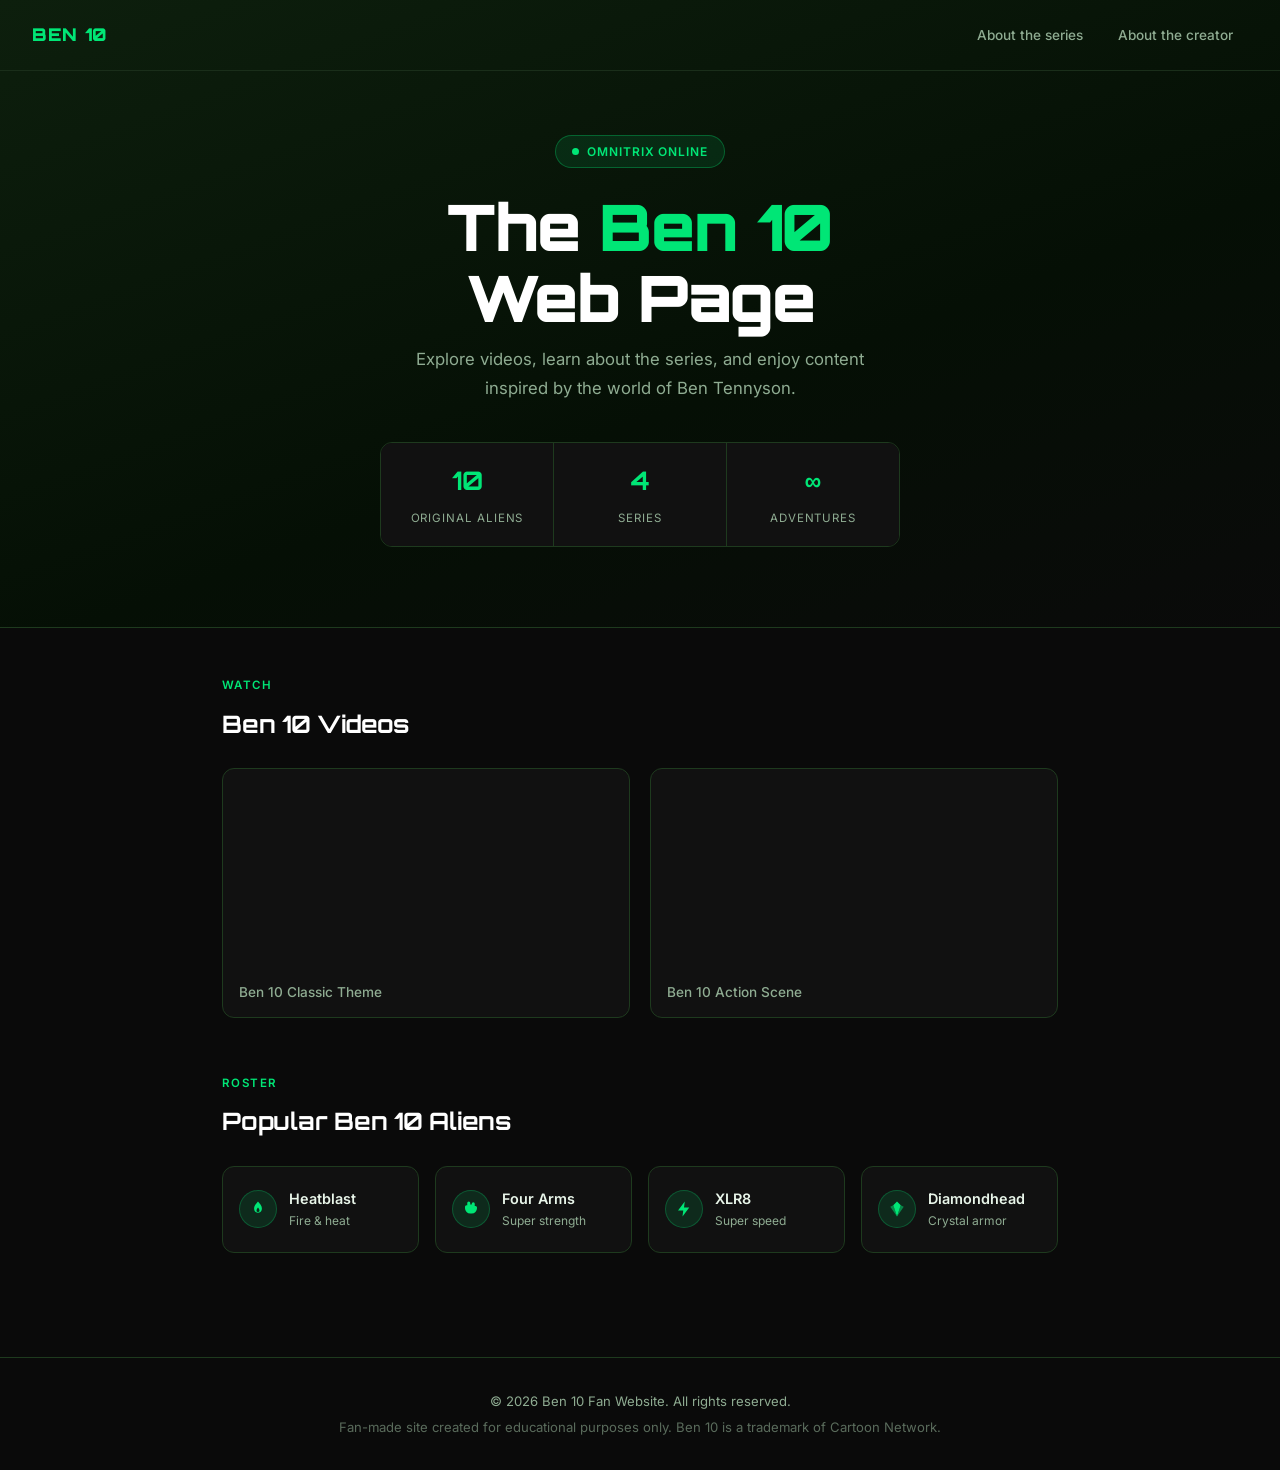
<file: Ben 10/index.html>
<!DOCTYPE html>
<html lang="en">
<head>
  <meta charset="UTF-8" />
  <meta name="viewport" content="width=device-width, initial-scale=1.0" />
  <title>The Ben 10 Web Page</title>
  <link href="https://fonts.googleapis.com/css2?family=Orbitron:wght@700;900&family=Inter:wght@400;500;600&display=swap" rel="stylesheet" />
  <style>
    *, *::before, *::after { box-sizing: border-box; margin: 0; padding: 0; }

    :root {
      --green:    #00e676;
      --green-dark: #00c853;
      --green-dim: #1b5e20;
      --black:    #0a0a0a;
      --card-bg:  #111111;
      --card-border: #1e3a1e;
      --text:     #e8f5e9;
      --muted:    #8fac92;
      --white:    #ffffff;
    }

    body {
      background: var(--black);
      color: var(--text);
      font-family: 'Inter', sans-serif;
      line-height: 1.7;
      min-height: 100vh;
    }

    /* ── HEADER ── */
    header {
      background: linear-gradient(160deg, #0d1f0d 0%, #050f05 60%, #0a0a0a 100%);
      border-bottom: 1px solid var(--card-border);
      padding: 0 0 3rem;
    }

    .top-bar {
      display: flex;
      align-items: center;
      justify-content: space-between;
      padding: 1.25rem 2rem;
      border-bottom: 1px solid #1a2e1a;
    }

    .logo {
      font-family: 'Orbitron', monospace;
      font-weight: 900;
      font-size: 1.1rem;
      color: var(--green);
      letter-spacing: 0.05em;
      text-decoration: none;
    }

    nav ul {
      list-style: none;
      display: flex;
      gap: 0.25rem;
    }

    nav ul li a {
      text-decoration: none;
      color: var(--muted);
      font-size: 0.85rem;
      font-weight: 500;
      padding: 0.4rem 0.9rem;
      border-radius: 6px;
      border: 1px solid transparent;
      transition: color 0.2s, border-color 0.2s, background 0.2s;
    }

    nav ul li a:hover {
      color: var(--green);
      border-color: var(--green-dim);
      background: rgba(0, 230, 118, 0.06);
    }

    /* ── HERO ── */
    .hero {
      text-align: center;
      padding: 4rem 2rem 2rem;
    }

    .omnitrix-badge {
      display: inline-flex;
      align-items: center;
      gap: 0.5rem;
      background: rgba(0, 230, 118, 0.1);
      border: 1px solid rgba(0, 230, 118, 0.3);
      border-radius: 100px;
      padding: 0.35rem 1rem;
      font-size: 0.75rem;
      font-weight: 600;
      color: var(--green);
      letter-spacing: 0.08em;
      text-transform: uppercase;
      margin-bottom: 1.5rem;
    }

    .omnitrix-dot {
      width: 7px;
      height: 7px;
      border-radius: 50%;
      background: var(--green);
      animation: pulse 2s infinite;
    }

    @keyframes pulse {
      0%, 100% { opacity: 1; }
      50% { opacity: 0.3; }
    }

    h1 {
      font-family: 'Orbitron', monospace;
      font-weight: 900;
      font-size: clamp(2.2rem, 6vw, 4rem);
      color: var(--white);
      line-height: 1.1;
      letter-spacing: -0.02em;
      margin-bottom: 0.75rem;
    }

    h1 span {
      color: var(--green);
    }

    .hero-sub {
      color: var(--muted);
      font-size: 1.05rem;
      max-width: 480px;
      margin: 0 auto 2.5rem;
    }

    /* ── ALIEN STATS ── */
    .stats-row {
      display: flex;
      justify-content: center;
      gap: 0;
      max-width: 520px;
      margin: 0 auto;
      border: 1px solid var(--card-border);
      border-radius: 12px;
      overflow: hidden;
    }

    .stat {
      flex: 1;
      padding: 1rem;
      text-align: center;
      border-right: 1px solid var(--card-border);
      background: var(--card-bg);
    }

    .stat:last-child { border-right: none; }

    .stat-num {
      font-family: 'Orbitron', monospace;
      font-weight: 700;
      font-size: 1.6rem;
      color: var(--green);
      display: block;
    }

    .stat-label {
      font-size: 0.72rem;
      color: var(--muted);
      text-transform: uppercase;
      letter-spacing: 0.08em;
    }

    /* ── MAIN ── */
    main {
      max-width: 900px;
      margin: 0 auto;
      padding: 3rem 2rem;
    }

    section {
      margin-bottom: 3.5rem;
    }

    .section-eyebrow {
      font-size: 0.72rem;
      font-weight: 600;
      color: var(--green);
      letter-spacing: 0.12em;
      text-transform: uppercase;
      margin-bottom: 0.5rem;
    }

    h2 {
      font-family: 'Orbitron', monospace;
      font-weight: 700;
      font-size: 1.5rem;
      color: var(--white);
      margin-bottom: 1.5rem;
      letter-spacing: -0.01em;
    }

    /* ── VIDEO GRID ── */
    .video-grid {
      display: grid;
      grid-template-columns: repeat(auto-fit, minmax(280px, 1fr));
      gap: 1.25rem;
    }

    .video-card {
      background: var(--card-bg);
      border: 1px solid var(--card-border);
      border-radius: 12px;
      overflow: hidden;
      transition: border-color 0.2s, transform 0.2s;
    }

    .video-card:hover {
      border-color: var(--green-dim);
      transform: translateY(-2px);
    }

    .video-card iframe {
      width: 100%;
      height: 200px;
      display: block;
      border: none;
    }

    figcaption {
      padding: 0.75rem 1rem;
      font-size: 0.85rem;
      color: var(--muted);
      font-weight: 500;
    }

    /* ── ALIENS GRID ── */
    .aliens-grid {
      display: grid;
      grid-template-columns: repeat(auto-fit, minmax(180px, 1fr));
      gap: 1rem;
    }

    .alien-card {
      background: var(--card-bg);
      border: 1px solid var(--card-border);
      border-radius: 12px;
      padding: 1.25rem 1rem;
      display: flex;
      align-items: center;
      gap: 0.75rem;
      transition: border-color 0.2s, background 0.2s;
    }

    .alien-card:hover {
      border-color: var(--green-dim);
      background: #131f13;
    }

    .alien-icon {
      width: 38px;
      height: 38px;
      border-radius: 50%;
      background: rgba(0, 230, 118, 0.12);
      border: 1px solid rgba(0, 230, 118, 0.25);
      display: flex;
      align-items: center;
      justify-content: center;
      flex-shrink: 0;
    }

    .alien-icon svg {
      width: 18px;
      height: 18px;
      fill: var(--green);
    }

    .alien-name {
      font-weight: 600;
      font-size: 0.9rem;
      color: var(--text);
    }

    .alien-power {
      font-size: 0.75rem;
      color: var(--muted);
    }

    /* ── FOOTER ── */
    footer {
      border-top: 1px solid var(--card-border);
      padding: 2rem;
      text-align: center;
      color: var(--muted);
      font-size: 0.82rem;
    }

    footer p + p {
      margin-top: 0.25rem;
      opacity: 0.6;
    }

    /* ── RESPONSIVE ── */
    @media (max-width: 600px) {
      .top-bar { padding: 1rem; }
      .hero { padding: 2.5rem 1.25rem 1.5rem; }
      main { padding: 2rem 1.25rem; }
    }
  </style>
</head>
<body>

  <header>
    <div class="top-bar">
      <a class="logo" href="index.html">BEN&nbsp;10</a>
      <nav>
        <ul>
          <li><a href="about.html">About the series</a></li>
          <li><a href="about2.html">About the creator</a></li>
        </ul>
      </nav>
    </div>

    <div class="hero">
      <div class="omnitrix-badge">
        <span class="omnitrix-dot"></span>
        Omnitrix Online
      </div>
      <h1>The <span>Ben 10</span><br>Web Page</h1>
      <p class="hero-sub">Explore videos, learn about the series, and enjoy content inspired by the world of Ben Tennyson.</p>

      <div class="stats-row">
        <div class="stat">
          <span class="stat-num">10</span>
          <span class="stat-label">Original aliens</span>
        </div>
        <div class="stat">
          <span class="stat-num">4</span>
          <span class="stat-label">Series</span>
        </div>
        <div class="stat">
          <span class="stat-num">∞</span>
          <span class="stat-label">Adventures</span>
        </div>
      </div>
    </div>
  </header>

  <main>

    <section>
      <p class="section-eyebrow">Watch</p>
      <h2>Ben 10 Videos</h2>
      <div class="video-grid">
        <figure class="video-card">
          <iframe
            src="https://www.youtube.com/embed/146wAzknjmM"
            title="Ben 10 Classic Theme"
            allow="accelerometer; autoplay; clipboard-write; encrypted-media; gyroscope; picture-in-picture"
            allowfullscreen>
          </iframe>
          <figcaption>Ben 10 Classic Theme</figcaption>
        </figure>
        <figure class="video-card">
          <iframe
            src="https://www.youtube.com/embed/BGtFljqEHNE"
            title="Ben 10 Action Scene"
            allow="accelerometer; autoplay; clipboard-write; encrypted-media; gyroscope; picture-in-picture"
            allowfullscreen>
          </iframe>
          <figcaption>Ben 10 Action Scene</figcaption>
        </figure>
      </div>
    </section>

    <section>
      <p class="section-eyebrow">Roster</p>
      <h2>Popular Ben 10 Aliens</h2>
      <div class="aliens-grid">

        <div class="alien-card">
          <div class="alien-icon">
            <!-- fire icon -->
            <svg viewBox="0 0 24 24" xmlns="http://www.w3.org/2000/svg"><path d="M12 2C9 6 6 8 7 13c.5 2.5 2.5 4 5 4s4.5-1.5 5-4c1-5-2-7-5-11zm0 14a2 2 0 0 1-2-2c0-2 2-4 2-4s2 2 2 4a2 2 0 0 1-2 2z"/></svg>
          </div>
          <div>
            <div class="alien-name">Heatblast</div>
            <div class="alien-power">Fire & heat</div>
          </div>
        </div>

        <div class="alien-card">
          <div class="alien-icon">
            <!-- fist icon -->
            <svg viewBox="0 0 24 24" xmlns="http://www.w3.org/2000/svg"><path d="M18 8h-1V5a2 2 0 0 0-4 0v1h-2V4a2 2 0 0 0-4 0v3H6a2 2 0 0 0-2 2v2a7 7 0 0 0 7 7h2a7 7 0 0 0 7-7V10a2 2 0 0 0-2-2z"/></svg>
          </div>
          <div>
            <div class="alien-name">Four Arms</div>
            <div class="alien-power">Super strength</div>
          </div>
        </div>

        <div class="alien-card">
          <div class="alien-icon">
            <!-- lightning icon -->
            <svg viewBox="0 0 24 24" xmlns="http://www.w3.org/2000/svg"><path d="M13 2L4 14h7l-1 8 9-12h-7z"/></svg>
          </div>
          <div>
            <div class="alien-name">XLR8</div>
            <div class="alien-power">Super speed</div>
          </div>
        </div>

        <div class="alien-card">
          <div class="alien-icon">
            <!-- diamond icon -->
            <svg viewBox="0 0 24 24" xmlns="http://www.w3.org/2000/svg"><path d="M12 2l5 5-5 15-5-15z"/><path d="M3 9l4-2 5 15L3 9zm18 0l-4-2-5 15L21 9z" opacity="0.5"/></svg>
          </div>
          <div>
            <div class="alien-name">Diamondhead</div>
            <div class="alien-power">Crystal armor</div>
          </div>
        </div>

      </div>
    </section>

  </main>

  <footer>
    <p>© 2026 Ben 10 Fan Website. All rights reserved.</p>
    <p>Fan-made site created for educational purposes only. Ben 10 is a trademark of Cartoon Network.</p>
  </footer>

</body>
</html>
</file>
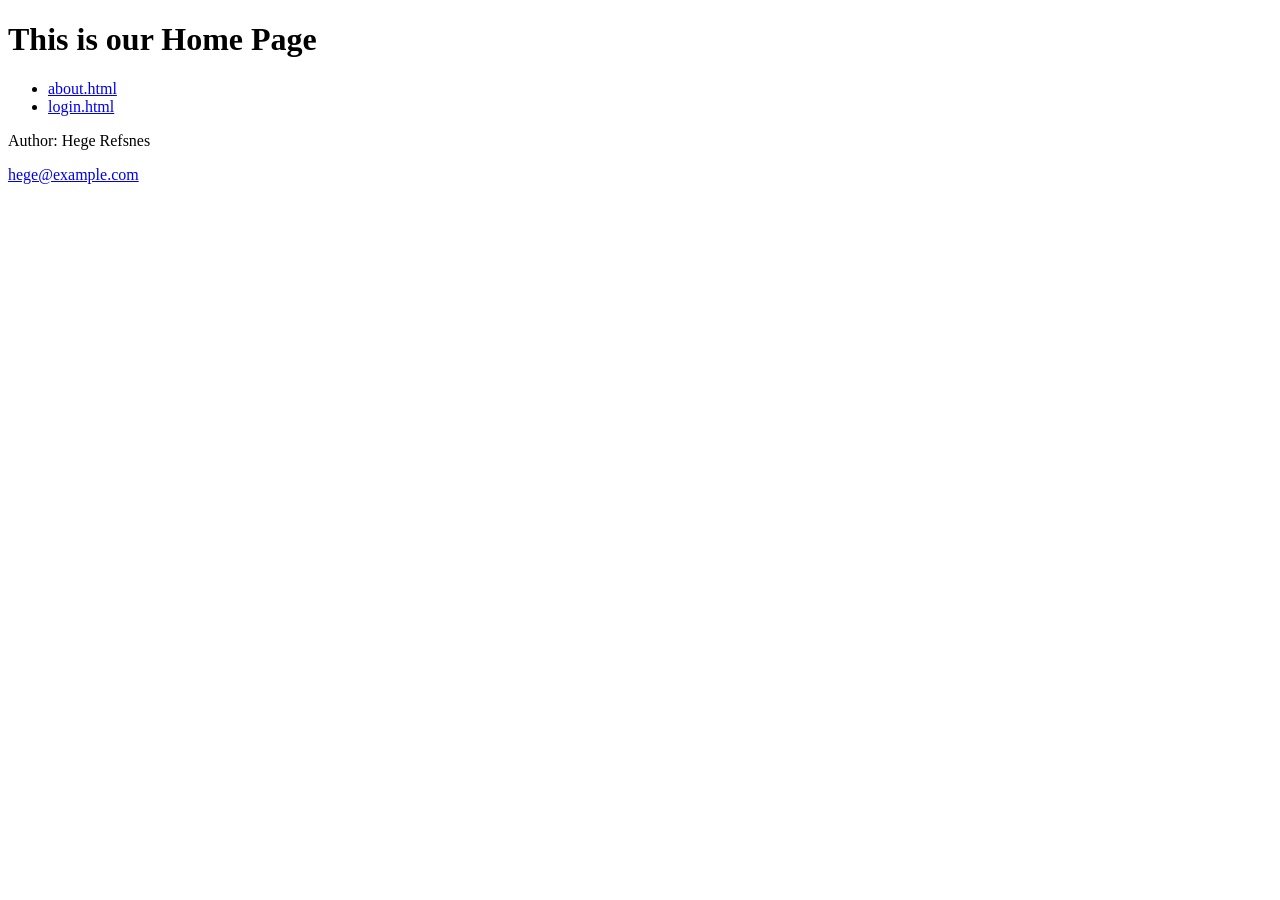
<file: Html Project/index.html>
<!DOCTYPE html>
<html lang="en">
<head>
    <meta charset="UTF-8">
    <meta name="viewport" content="width=device-width, initial-scale=1.0">
    <title>Document</title>
</head>
<body>
  <header>
    <h1>This is our Home Page</h1>
    <ul>
      <li><a href="about.html">about.html</a></li>

      <li><a href="login.html">login.html</a></li>
    </ul>
  </header>

<!-- <h1>Our First Website </h1> -->
    <!-- <audio src="wavy.mp3" controls></audio>
    <video src=""></video> -->
    <!-- <audio controls height = "300px">
  <source src="horse.ogg" type="audio/ogg">
  <source src="horse.mp3" type="audio/mpeg"> -->
<!-- Your browser does not support the audio element.
<iframe src="https://www.youtube.com/embed/Yzs26T4a3CQ" allowfullscreen></iframe>
</audio> -->
<footer>
  <p>Author: Hege Refsnes</p>
  <p><a href="mailto:hege@example.com">hege@example.com</a></p>
</footer>
</body>
</html>
</file>
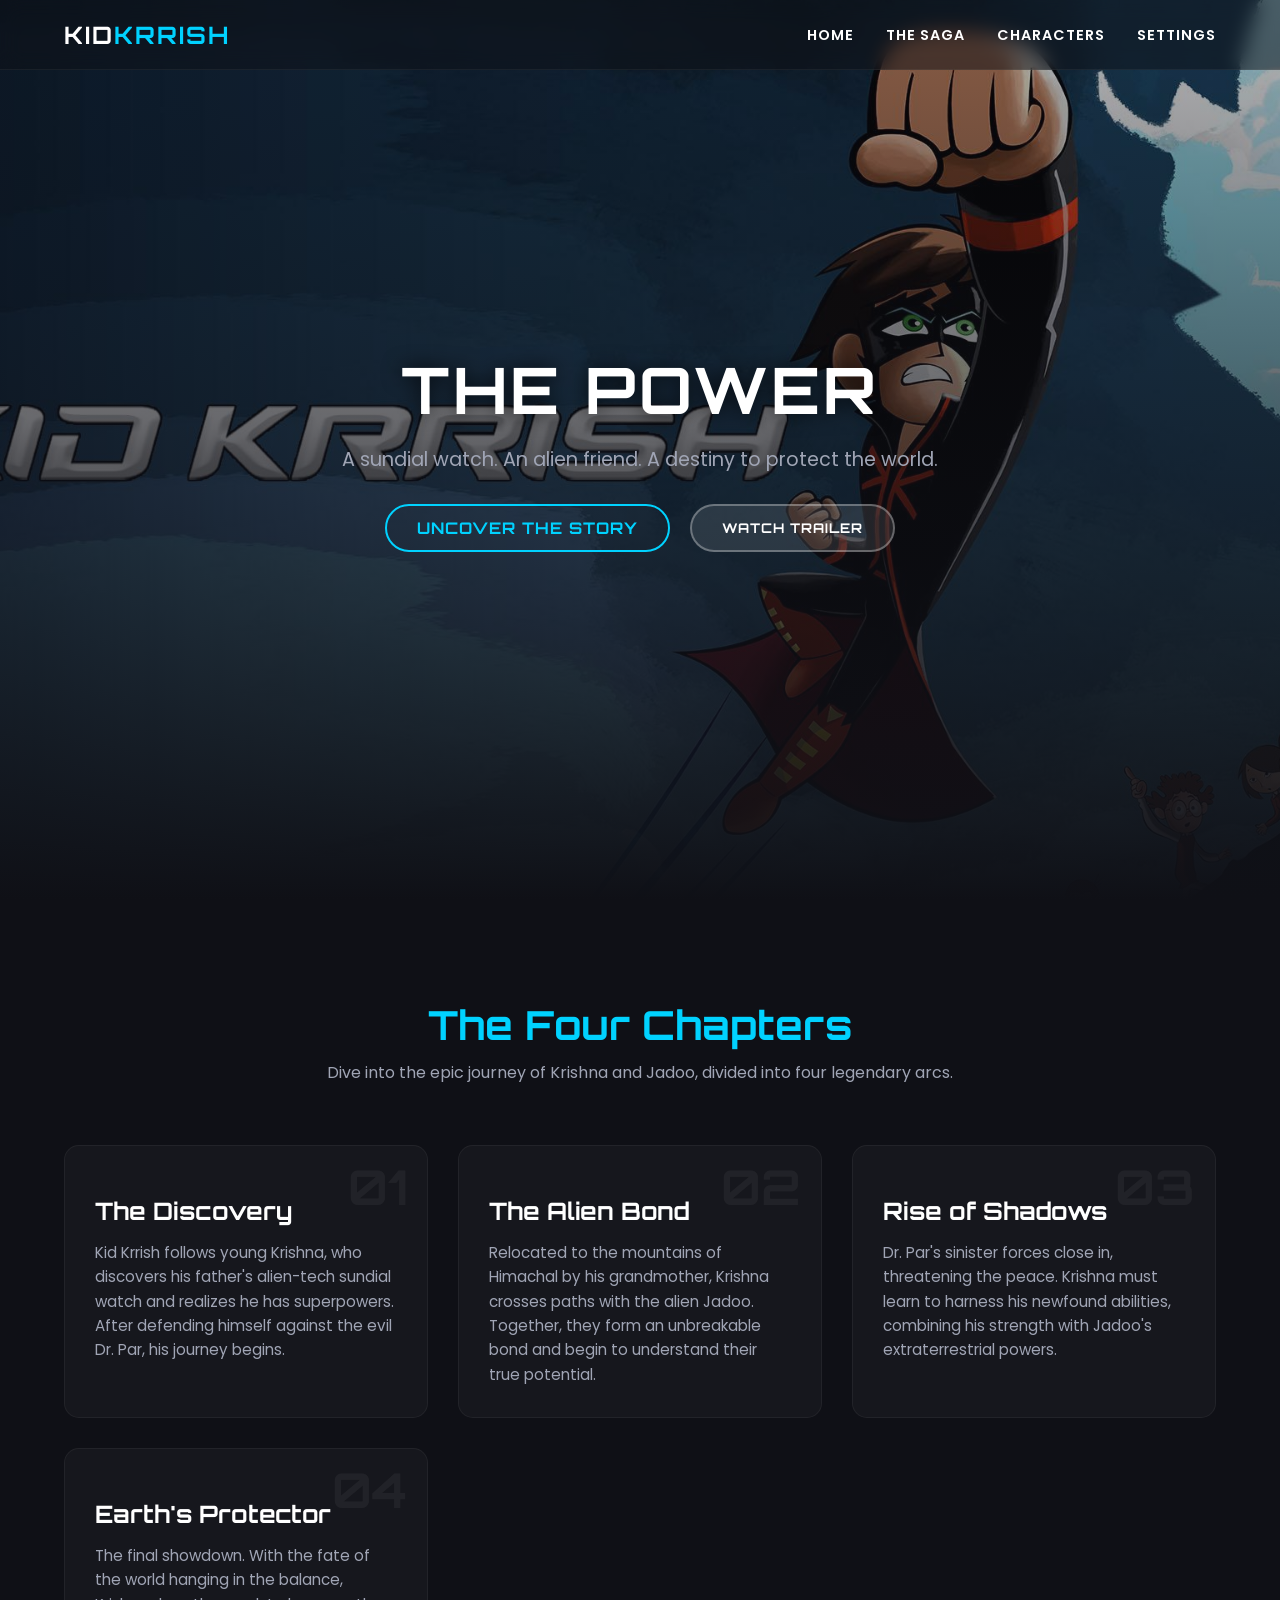
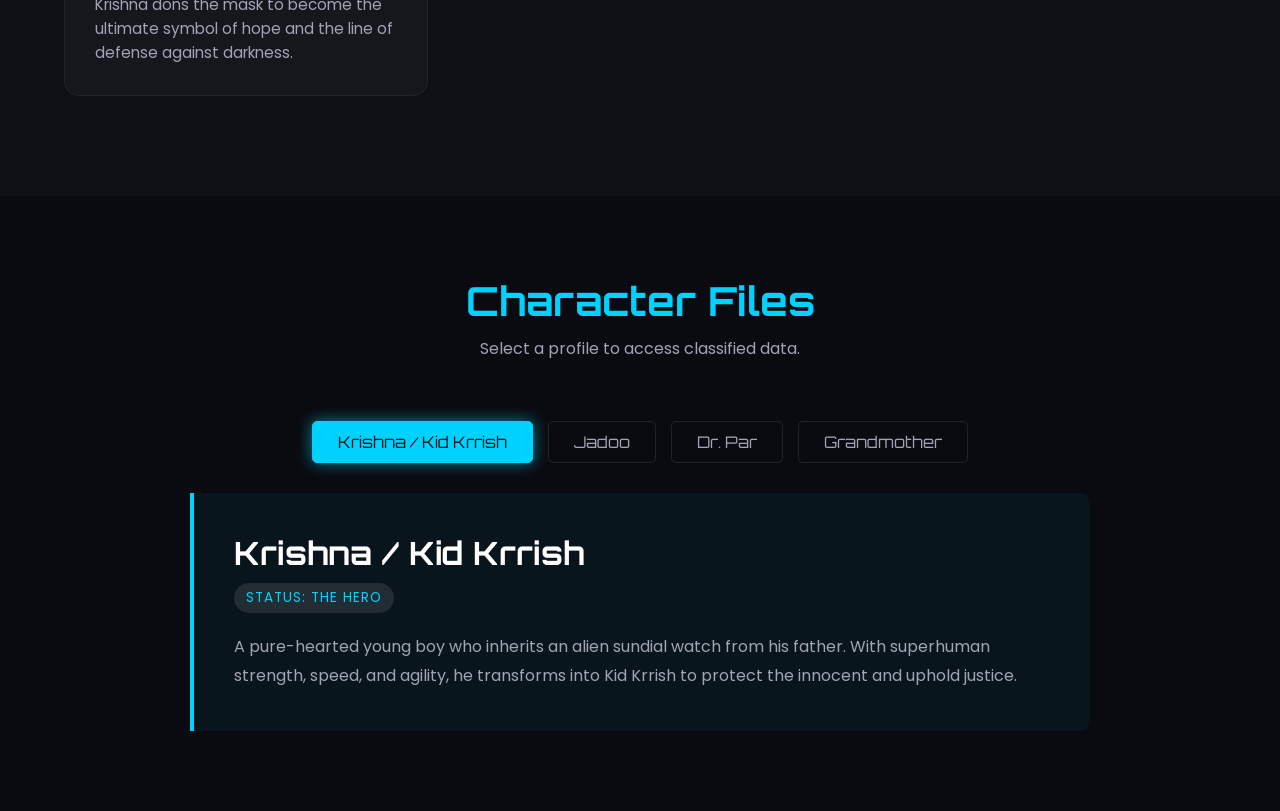
<file: My Fav Hero/index.html>
<!DOCTYPE html>
<html lang="en">
<head>
    <meta charset="UTF-8">
    <meta name="viewport" content="width=device-width, initial-scale=1.0">
    <title>Kid Krrish | The Legacy</title>
    <link rel="stylesheet" href="style.css">
    <link href="https://fonts.googleapis.com/css2?family=Orbitron:wght@500;700&family=Poppins:wght@300;400;600&display=swap" rel="stylesheet">
</head>
<body>

    <header id="nav-container">
        <div class="logo">KID<span>KRRISH</span></div>
        <nav>
            <ul class="menu">
                <li><a href="#hero">Home</a></li>
                <li><a href="#story">The Saga</a></li>
                <li><a href="#characters">Characters</a></li>
                <li><a href="#settings">Settings</a></li>
            </ul>
        </nav>
    </header>

    <section id="hero">
        <div class="hero-overlay"></div>
        <div class="hero-content">
            <h1></h1> <p>A sundial watch. An alien friend. A destiny to protect the world.</p>
            
            <div class="hero-buttons">
                <a href="#story" class="cta-button">Uncover the Story</a>
                <button id="open-trailer" class="cta-button secondary-btn">Watch Trailer</button>
            </div>
        </div>
    </section>

    <section id="story">
        <div class="section-header">
            <h2>The Four Chapters</h2>
            <p>Dive into the epic journey of Krishna and Jadoo, divided into four legendary arcs.</p>
        </div>

        <div class="grid-container">
            
            <article class="card">
                <div class="card-glow"></div>
                <div class="card-content">
                    <span class="chapter-number">01</span>
                    <h3>The Discovery</h3>
                    <p>Kid Krrish follows young Krishna, who discovers his father's alien-tech sundial watch and realizes he has superpowers. After defending himself against the evil Dr. Par, his journey begins.</p>
                </div>
            </article>

            <article class="card">
                <div class="card-glow"></div>
                <div class="card-content">
                    <span class="chapter-number">02</span>
                    <h3>The Alien Bond</h3>
                    <p>Relocated to the mountains of Himachal by his grandmother, Krishna crosses paths with the alien Jadoo. Together, they form an unbreakable bond and begin to understand their true potential.</p>
                </div>
            </article>

            <article class="card">
                <div class="card-glow"></div>
                <div class="card-content">
                    <span class="chapter-number">03</span>
                    <h3>Rise of Shadows</h3>
                    <p>Dr. Par's sinister forces close in, threatening the peace. Krishna must learn to harness his newfound abilities, combining his strength with Jadoo's extraterrestrial powers.</p>
                </div>
            </article>

            <article class="card">
                <div class="card-glow"></div>
                <div class="card-content">
                    <span class="chapter-number">04</span>
                    <h3>Earth's Protector</h3>
                    <p>The final showdown. With the fate of the world hanging in the balance, Krishna dons the mask to become the ultimate symbol of hope and the line of defense against darkness.</p>
                </div>
            </article>

        </div>
    </section>

    <section id="characters">
        <div class="section-header">
            <h2>Character Files</h2>
            <p>Select a profile to access classified data.</p>
        </div>
        
        <div class="roster-container">
            <div id="char-buttons" class="button-group"></div>

            <div id="char-display" class="display-card">
                <h3 id="display-name">Select a Character</h3>
                <p id="display-role" class="role-badge">Status: Unknown</p>
                <p id="display-desc">Awaiting selection...</p>
            </div>
        </div>
    </section>

    <div id="trailer-modal" class="modal">
        <div class="modal-overlay"></div>
        <div class="modal-content">
            <button id="close-modal" class="close-btn">&times;</button>
            <div class="video-container">
                <iframe id="trailer-video" src="https://www.youtube.com/embed/MCCVVgtI5xU?enablejsapi=1" title="Trailer" frameborder="0" allow="accelerometer; autoplay; clipboard-write; encrypted-media; gyroscope; picture-in-picture" allowfullscreen></iframe>
            </div>
        </div>
    </div>

    <script src="script.js"></script>
</body>
</html>
</file>
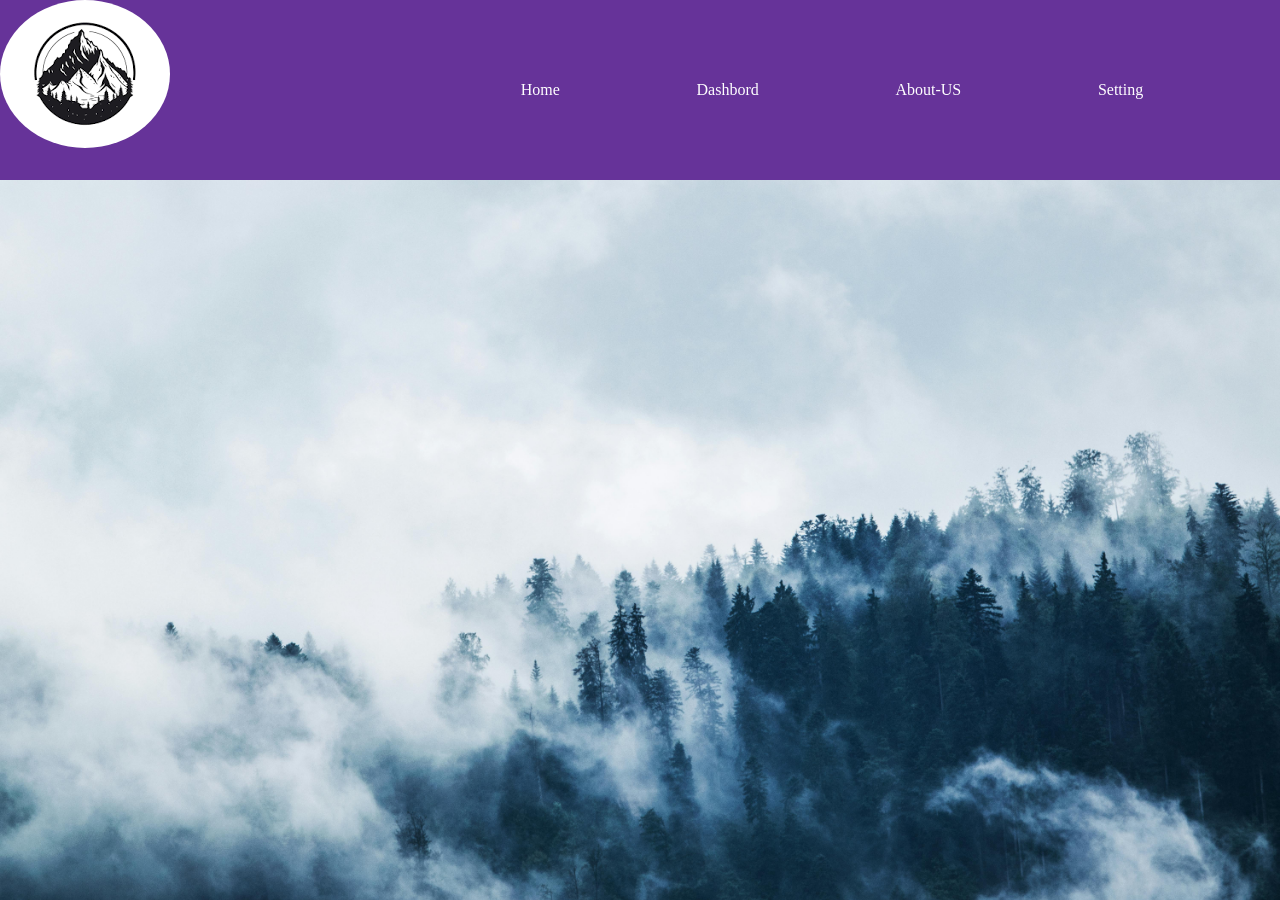
<file: Nav-1/index.html>
<!DOCTYPE html>
<html lang="en">
<head>
    <meta charset="UTF-8">
    <meta name="viewport" content="width=device-width, initial-scale=1.0">
    <title>Document</title>
    <link rel="stylesheet" href="style.css">
</head>
<body>
    <div id="main">
        <div class="nav">
            <div class="first">
                    <img src="download.png" alt="" srcset="">
            </div>
            <div class="sec">
                <ul class = "item">
                    <li>Home</li>
                    <li>Dashbord</li>
                    <li>About-US</li>
                    <li>Setting</li>
                </ul>
            </div>
        </div>
         <div class="last">
            <img src="pexels-lum3n-44775-167699.jpg" alt="" srcset="">
        </div>
    </div>
</body>
</html>
</file>
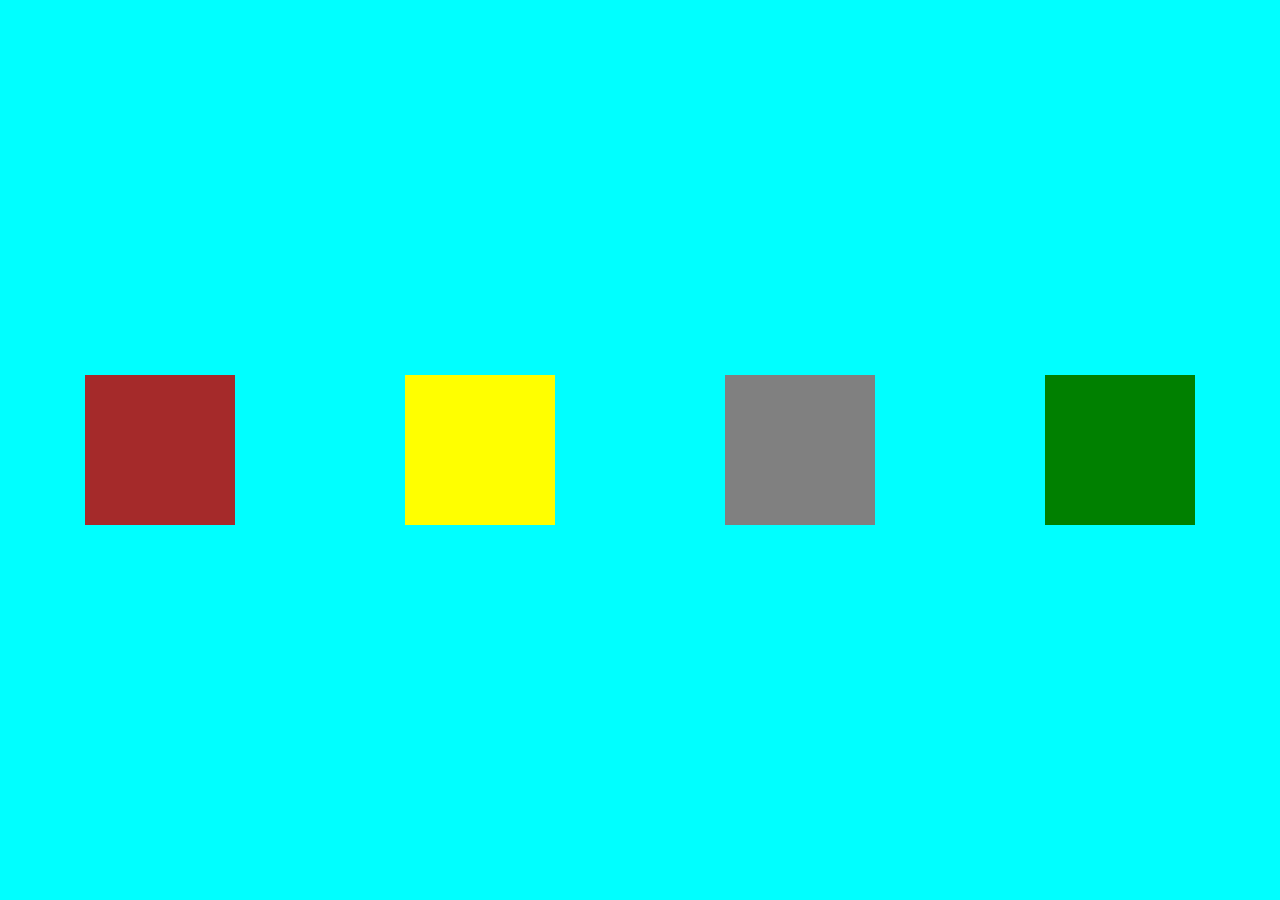
<file: Practice Web -2/index.html>
<!DOCTYPE html>
<html lang="en">
<head>
    <meta charset="UTF-8">
    <meta name="viewport" content="width=device-width, initial-scale=1.0">
    <title>Document</title>
    <link rel="stylesheet" href="style.css">
</head>
<body>
    <div id="main">
    <div id="box1"></div>
    <div id="box2"></div>
    <div id="box3"></div>
    <div id="box4"></div>
    </div>
</body>
</html>
</file>
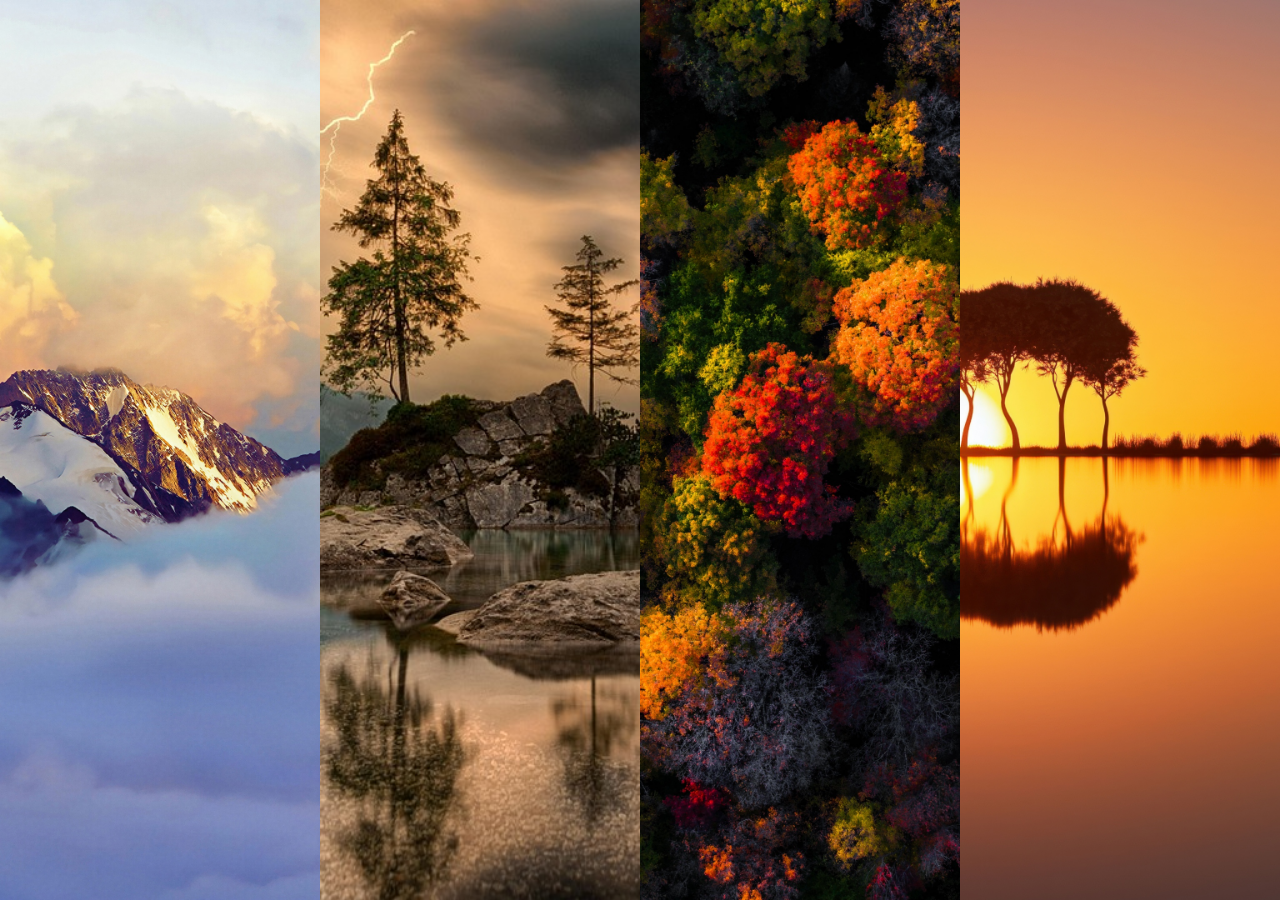
<file: Practice Web/index.html>
<!DOCTYPE html>
<html lang="en">
<head>
    <meta charset="UTF-8">
    <meta name="viewport" content="width=device-width, initial-scale=1.0">
    <title>Document</title>
<link rel="stylesheet" href="style.css">
</head>
<body>
    <div id="main">
        <div id = "box1">
            <img src="alps-snow-mountains-3840x2160-25451.jpg" alt="">
        </div>
        <div id="box2">
            <img src="nature-3082832_1280.jpg" alt="" srcset="">
        </div>
        <div id="box3">
            <img src="fall-foliage-aerial-3840x2160-25382.jpg" alt="" srcset="">
        </div>
        <div id="box4">
            <img src="guitar-island-3840x2160-25355.jpg" alt="" srcset="">
        </div>
    </div>
</body>
</html>
</file>
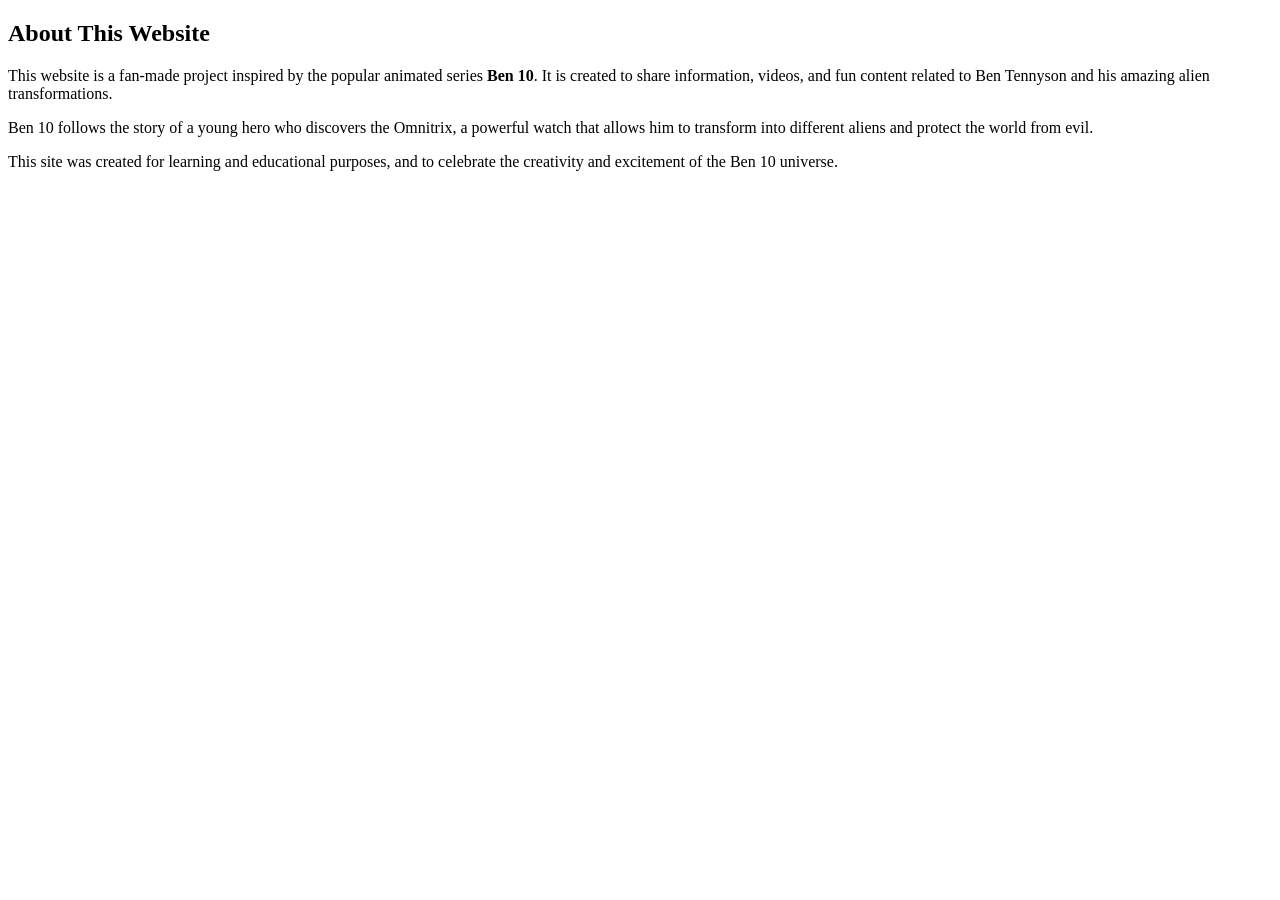
<file: Ben 10/about.html>
<!DOCTYPE html>
<html lang="en">
<head>
    <meta charset="UTF-8">
    <meta name="viewport" content="width=device-width, initial-scale=1.0">
    <title>About the Web Page</title>
</head>
<body>
    <section>
  <h2>About This Website</h2>
  <p>
    This website is a fan-made project inspired by the popular animated series
    <strong>Ben 10</strong>. It is created to share information, videos, and fun
    content related to Ben Tennyson and his amazing alien transformations.
  </p>

  <p>
    Ben 10 follows the story of a young hero who discovers the Omnitrix, a powerful
    watch that allows him to transform into different aliens and protect the world
    from evil.
  </p>

  <p>
    This site was created for learning and educational purposes, and to celebrate
    the creativity and excitement of the Ben 10 universe.
  </p>
</section>

</body>
</html>
</file>
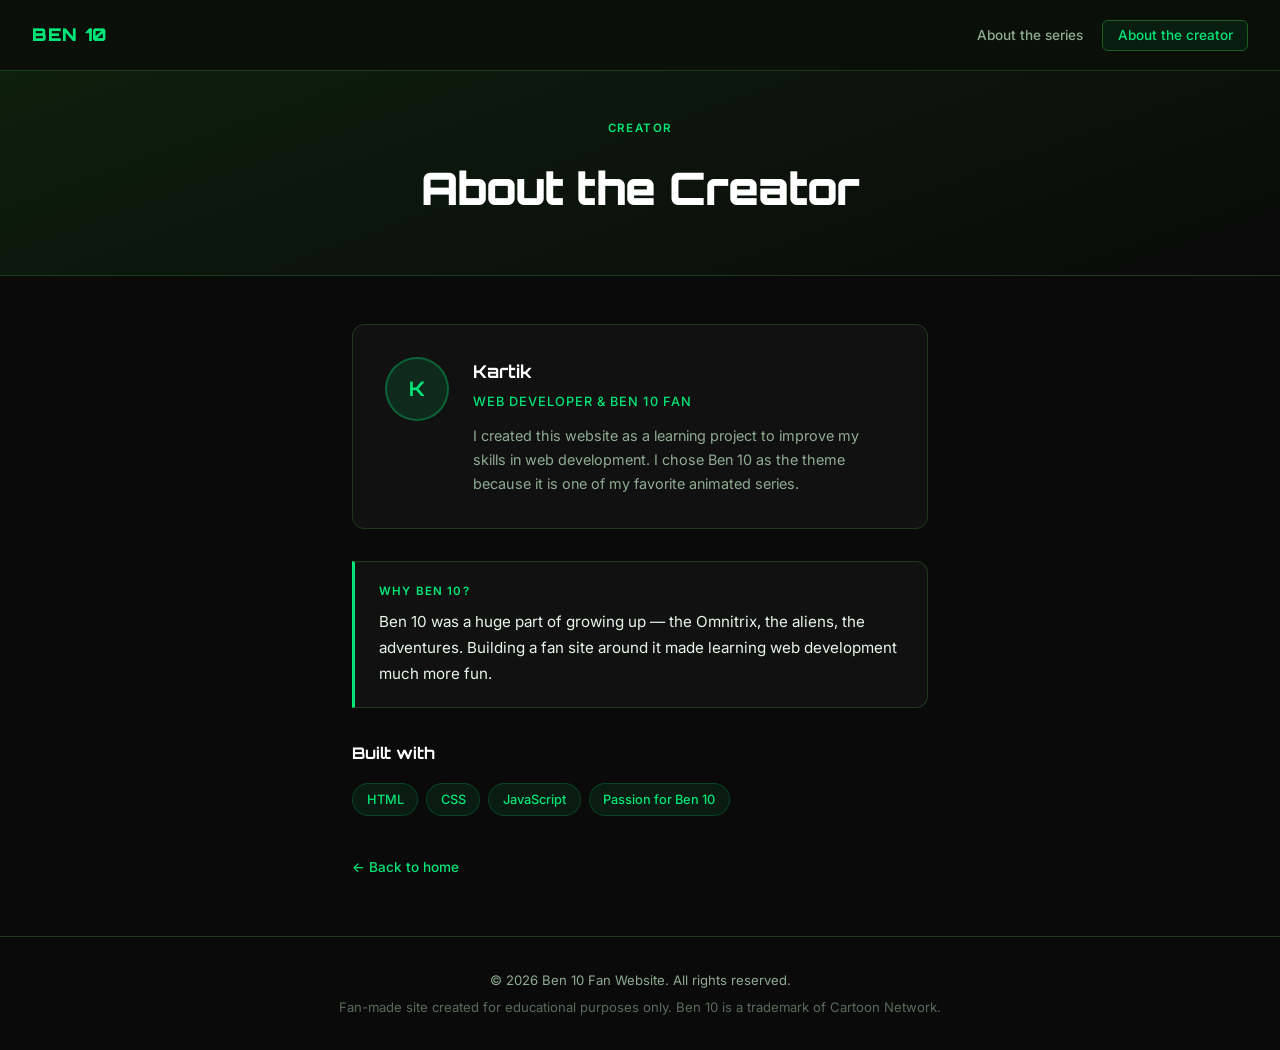
<file: Ben 10/about2.html>
<!DOCTYPE html>
<html lang="en">
<head>
  <meta charset="UTF-8" />
  <meta name="viewport" content="width=device-width, initial-scale=1.0" />
  <title>About the Creator — Ben 10</title>
  <link href="https://fonts.googleapis.com/css2?family=Orbitron:wght@700;900&family=Inter:wght@400;500;600&display=swap" rel="stylesheet" />
  <style>
    *, *::before, *::after { box-sizing: border-box; margin: 0; padding: 0; }

    :root {
      --green:      #00e676;
      --green-dark: #00c853;
      --green-dim:  #1b5e20;
      --black:      #0a0a0a;
      --card-bg:    #111111;
      --card-border:#1e3a1e;
      --text:       #e8f5e9;
      --muted:      #8fac92;
      --white:      #ffffff;
    }

    body {
      background: var(--black);
      color: var(--text);
      font-family: 'Inter', sans-serif;
      line-height: 1.7;
      min-height: 100vh;
    }

    /* ── NAV ── */
    .top-bar {
      display: flex;
      align-items: center;
      justify-content: space-between;
      padding: 1.25rem 2rem;
      border-bottom: 1px solid var(--card-border);
      background: #0a0f0a;
    }

    .logo {
      font-family: 'Orbitron', monospace;
      font-weight: 900;
      font-size: 1.1rem;
      color: var(--green);
      letter-spacing: 0.05em;
      text-decoration: none;
    }

    nav ul {
      list-style: none;
      display: flex;
      gap: 0.25rem;
    }

    nav ul li a {
      text-decoration: none;
      color: var(--muted);
      font-size: 0.85rem;
      font-weight: 500;
      padding: 0.4rem 0.9rem;
      border-radius: 6px;
      border: 1px solid transparent;
      transition: color 0.2s, border-color 0.2s, background 0.2s;
    }

    nav ul li a:hover,
    nav ul li a.active {
      color: var(--green);
      border-color: var(--green-dim);
      background: rgba(0, 230, 118, 0.06);
    }

    /* ── PAGE HEADER ── */
    .page-header {
      background: linear-gradient(160deg, #0d1f0d 0%, #0a0a0a 100%);
      border-bottom: 1px solid var(--card-border);
      padding: 3rem 2rem;
      text-align: center;
    }

    .eyebrow {
      font-size: 0.72rem;
      font-weight: 600;
      color: var(--green);
      letter-spacing: 0.12em;
      text-transform: uppercase;
      margin-bottom: 0.75rem;
    }

    h1 {
      font-family: 'Orbitron', monospace;
      font-weight: 900;
      font-size: clamp(1.8rem, 5vw, 2.8rem);
      color: var(--white);
      letter-spacing: -0.02em;
    }

    /* ── CONTENT ── */
    main {
      max-width: 640px;
      margin: 0 auto;
      padding: 3rem 2rem;
    }

    /* ── CREATOR CARD ── */
    .creator-card {
      background: var(--card-bg);
      border: 1px solid var(--card-border);
      border-radius: 12px;
      padding: 2rem;
      display: flex;
      align-items: flex-start;
      gap: 1.5rem;
      margin-bottom: 2rem;
    }

    .avatar {
      width: 64px;
      height: 64px;
      border-radius: 50%;
      background: rgba(0, 230, 118, 0.12);
      border: 2px solid rgba(0, 230, 118, 0.3);
      display: flex;
      align-items: center;
      justify-content: center;
      font-family: 'Orbitron', monospace;
      font-weight: 700;
      font-size: 1.25rem;
      color: var(--green);
      flex-shrink: 0;
    }

    .creator-name {
      font-family: 'Orbitron', monospace;
      font-size: 1.1rem;
      font-weight: 700;
      color: var(--white);
      margin-bottom: 0.25rem;
    }

    .creator-role {
      font-size: 0.8rem;
      color: var(--green);
      font-weight: 500;
      text-transform: uppercase;
      letter-spacing: 0.08em;
      margin-bottom: 0.75rem;
    }

    .creator-bio {
      font-size: 0.9rem;
      color: var(--muted);
      line-height: 1.65;
    }

    /* ── WHY BEN 10 ── */
    .why-card {
      background: var(--card-bg);
      border: 1px solid var(--card-border);
      border-left: 3px solid var(--green);
      border-radius: 0 12px 12px 0;
      padding: 1.25rem 1.5rem;
      margin-bottom: 2rem;
    }

    .why-label {
      font-size: 0.72rem;
      font-weight: 600;
      color: var(--green);
      letter-spacing: 0.1em;
      text-transform: uppercase;
      margin-bottom: 0.5rem;
    }

    .why-card p {
      color: var(--text);
      font-size: 0.95rem;
      margin: 0;
    }

    /* ── SKILLS ── */
    h2 {
      font-family: 'Orbitron', monospace;
      font-size: 1rem;
      color: var(--white);
      margin-bottom: 1rem;
      letter-spacing: -0.01em;
    }

    .skills-list {
      display: flex;
      flex-wrap: wrap;
      gap: 0.5rem;
      margin-bottom: 2rem;
    }

    .skill-tag {
      background: rgba(0, 230, 118, 0.08);
      border: 1px solid rgba(0, 230, 118, 0.2);
      border-radius: 100px;
      padding: 0.3rem 0.85rem;
      font-size: 0.8rem;
      color: var(--green);
      font-weight: 500;
    }

    /* ── BACK LINK ── */
    .back-link {
      display: inline-flex;
      align-items: center;
      gap: 0.4rem;
      color: var(--green);
      text-decoration: none;
      font-size: 0.85rem;
      font-weight: 500;
      padding: 0.5rem 0;
      border-bottom: 1px solid transparent;
      transition: border-color 0.2s;
    }

    .back-link:hover { border-color: var(--green); }

    /* ── FOOTER ── */
    footer {
      border-top: 1px solid var(--card-border);
      padding: 2rem;
      text-align: center;
      color: var(--muted);
      font-size: 0.82rem;
    }

    footer p + p { margin-top: 0.25rem; opacity: 0.6; }

    @media (max-width: 600px) {
      .top-bar { padding: 1rem; }
      .creator-card { flex-direction: column; gap: 1rem; }
      main { padding: 2rem 1.25rem; }
    }
  </style>
</head>
<body>

  <div class="top-bar">
    <a class="logo" href="index.html">BEN&nbsp;10</a>
    <nav>
      <ul>
        <li><a href="about.html">About the series</a></li>
        <li><a href="about2.html" class="active">About the creator</a></li>
      </ul>
    </nav>
  </div>

  <div class="page-header">
    <p class="eyebrow">Creator</p>
    <h1>About the Creator</h1>
  </div>

  <main>

    <div class="creator-card">
      <div class="avatar">K</div>
      <div>
        <div class="creator-name">Kartik</div>
        <div class="creator-role">Web Developer &amp; Ben 10 Fan</div>
        <p class="creator-bio">
          I created this website as a learning project to improve my skills in web development. I chose Ben 10 as the theme because it is one of my favorite animated series.
        </p>
      </div>
    </div>

    <div class="why-card">
      <div class="why-label">Why Ben 10?</div>
      <p>Ben 10 was a huge part of growing up — the Omnitrix, the aliens, the adventures. Building a fan site around it made learning web development much more fun.</p>
    </div>

    <h2>Built with</h2>
    <div class="skills-list">
      <span class="skill-tag">HTML</span>
      <span class="skill-tag">CSS</span>
      <span class="skill-tag">JavaScript</span>
      <span class="skill-tag">Passion for Ben 10</span>
    </div>

    <a class="back-link" href="index.html">← Back to home</a>

  </main>

  <footer>
    <p>© 2026 Ben 10 Fan Website. All rights reserved.</p>
    <p>Fan-made site created for educational purposes only. Ben 10 is a trademark of Cartoon Network.</p>
  </footer>

</body>
</html>
</file>
<file: My Fav Hero/style.css>
/* --- CSS VARIABLES FOR THEMING --- */
:root {
    --primary-color: #00d2ff;
    --primary-glow: rgba(0, 210, 255, 0.6);
    --bg-dark: #0f1016;
    --card-bg: rgba(255, 255, 255, 0.03);
    --text-main: #ffffff;
    --text-muted: #a0a5b5;
    --font-heading: 'Orbitron', sans-serif;
    --font-body: 'Poppins', sans-serif;
}

/* --- RESET & BASE STYLES --- */
* {
    margin: 0;
    padding: 0;
    box-sizing: border-box;
    scroll-behavior: smooth;
}

body {
    background-color: var(--bg-dark);
    color: var(--text-main);
    font-family: var(--font-body);
    overflow-x: hidden;
}

/* --- NAVIGATION (GLASSMORPHISM) --- */
#nav-container {
    position: fixed;
    top: 0;
    width: 100%;
    height: 70px;
    display: flex;
    justify-content: space-between;
    align-items: center;
    padding: 0 5%;
    z-index: 1000;
    background: rgba(15, 16, 22, 0.5);
    backdrop-filter: blur(10px);
    border-bottom: 1px solid rgba(255, 255, 255, 0.05);
}

.logo {
    font-family: var(--font-heading);
    font-size: 1.5rem;
    font-weight: 700;
    letter-spacing: 2px;
}

.logo span {
    color: var(--primary-color);
}

.menu {
    display: flex;
    list-style: none;
    gap: 2rem;
}

.menu li a {
    text-decoration: none;
    color: var(--text-main);
    font-size: 0.9rem;
    font-weight: 600;
    text-transform: uppercase;
    letter-spacing: 1px;
    transition: color 0.3s ease;
}

.menu li a:hover {
    color: var(--primary-color);
    text-shadow: 0 0 10px var(--primary-glow);
}

/* --- HERO SECTION --- */
#hero {
    height: 100vh;
    width: 100%;
    position: relative;
    background-image: url("My Fav Hero Krish.jpg"); /* Keep your image in the same folder */
    background-size: cover;
    background-position: center;
    background-attachment: fixed;
    display: flex;
    align-items: center;
    justify-content: center;
    text-align: center;
}

.hero-overlay {
    position: absolute;
    top: 0;
    left: 0;
    width: 100%;
    height: 100%;
    background: linear-gradient(to bottom, rgba(15,16,22,0.3) 0%, rgba(15,16,22,1) 100%);
}

.hero-content {
    position: relative;
    z-index: 10;
    max-width: 800px;
    padding: 20px;
}

.hero-content h1 {
    font-family: var(--font-heading);
    font-size: 4rem;
    text-transform: uppercase;
    letter-spacing: 3px;
    margin-bottom: 15px;
    text-shadow: 0 0 20px rgba(0, 0, 0, 0.8);
    min-height: 80px; /* Prevents layout jump while typing */
}

.hero-content p {
    font-size: 1.2rem;
    color: var(--text-muted);
    margin-bottom: 30px;
}

.cta-button {
    display: inline-block;
    padding: 12px 30px;
    background: transparent;
    color: var(--primary-color);
    border: 2px solid var(--primary-color);
    border-radius: 30px;
    font-family: var(--font-heading);
    text-transform: uppercase;
    text-decoration: none;
    font-weight: 700;
    letter-spacing: 1px;
    transition: all 0.3s ease;
    box-shadow: 0 0 15px transparent;
}

.cta-button:hover {
    background: var(--primary-color);
    color: var(--bg-dark);
    box-shadow: 0 0 20px var(--primary-glow);
}

/* --- STORY SECTION & GRID --- */
#story {
    padding: 100px 5%;
    background-color: var(--bg-dark);
}

.section-header {
    text-align: center;
    margin-bottom: 60px;
}

.section-header h2 {
    font-family: var(--font-heading);
    font-size: 2.5rem;
    color: var(--primary-color);
    margin-bottom: 10px;
}

.section-header p {
    color: var(--text-muted);
}

.grid-container {
    display: grid;
    grid-template-columns: repeat(auto-fit, minmax(280px, 1fr));
    gap: 30px;
    max-width: 1200px;
    margin: 0 auto;
}

/* --- CARD DESIGN & ANIMATIONS --- */
.card {
    background: var(--card-bg);
    border: 1px solid rgba(255, 255, 255, 0.05);
    border-radius: 15px;
    padding: 30px;
    position: relative;
    overflow: hidden;
    /* Animation Start State */
    opacity: 0; 
    transform: translateY(50px); 
    transition: transform 0.6s ease-out, opacity 0.6s ease-out, border-color 0.4s ease;
}

/* Class added by JavaScript to fade the card in */
.card.show {
    opacity: 1;
    transform: translateY(0);
}

.card:hover {
    transform: translateY(-10px);
    border-color: var(--primary-color);
}

.chapter-number {
    font-family: var(--font-heading);
    font-size: 3rem;
    font-weight: 700;
    color: rgba(255, 255, 255, 0.05);
    position: absolute;
    top: 10px;
    right: 20px;
    transition: color 0.4s ease;
}

.card:hover .chapter-number {
    color: var(--primary-glow);
}

.card h3 {
    font-family: var(--font-heading);
    font-size: 1.5rem;
    margin-bottom: 15px;
    margin-top: 20px;
    color: white;
}

.card p {
    font-size: 0.95rem;
    color: var(--text-muted);
    line-height: 1.6;
}

/* --- RESPONSIVE DESIGN --- */
@media (max-width: 768px) {
    .menu {
        display: none;
    }
    .hero-content h1 {
        font-size: 2.5rem;
    }
}
/* ==========================================
   CHARACTER ROSTER STYLES
   ========================================== */
#characters {
    padding: 80px 5%;
    background-color: #0a0b10; /* Slightly darker than main bg for contrast */
}

.roster-container {
    max-width: 900px;
    margin: 0 auto;
    display: flex;
    flex-direction: column;
    gap: 30px;
}

.button-group {
    display: flex;
    justify-content: center;
    flex-wrap: wrap;
    gap: 15px;
}

.char-btn {
    background: transparent;
    color: var(--text-muted);
    border: 1px solid rgba(255, 255, 255, 0.1);
    padding: 10px 25px;
    border-radius: 5px;
    font-family: var(--font-heading);
    font-size: 1rem;
    cursor: pointer;
    transition: all 0.3s ease;
}

.char-btn:hover {
    color: white;
    border-color: var(--primary-color);
}

.char-btn.active {
    background: var(--primary-color);
    color: var(--bg-dark);
    border-color: var(--primary-color);
    box-shadow: 0 0 15px var(--primary-glow);
}

.display-card {
    background: rgba(0, 210, 255, 0.05);
    border-left: 4px solid var(--primary-color);
    padding: 40px;
    border-radius: 0 10px 10px 0;
    min-height: 200px;
    transition: opacity 0.3s ease;
}

/* A brief animation class for when the data changes */
.fade-in-text {
    animation: fadeIn 0.4s ease forwards;
}

@keyframes fadeIn {
    from { opacity: 0; transform: translateX(-10px); }
    to { opacity: 1; transform: translateX(0); }
}

#display-name {
    font-family: var(--font-heading);
    font-size: 2rem;
    color: white;
    margin-bottom: 10px;
}

.role-badge {
    display: inline-block;
    background: rgba(255, 255, 255, 0.1);
    color: var(--primary-color);
    padding: 5px 12px;
    border-radius: 20px;
    font-size: 0.85rem;
    text-transform: uppercase;
    letter-spacing: 1px;
    margin-bottom: 20px;
}

#display-desc {
    color: var(--text-muted);
    line-height: 1.8;
}
/* ==========================================
   HERO BUTTONS & MODAL STYLES
   ========================================== */
.hero-buttons {
    display: flex;
    gap: 20px;
    justify-content: center;
    margin-top: 20px;
}

.secondary-btn {
    background: rgba(255, 255, 255, 0.1);
    color: white;
    border-color: rgba(255, 255, 255, 0.3);
    cursor: pointer;
}

.secondary-btn:hover {
    background: white;
    color: var(--bg-dark);
    border-color: white;
    box-shadow: 0 0 20px rgba(255, 255, 255, 0.5);
}

/* The Modal Background (Dimmed Screen) */
.modal {
    position: fixed;
    top: 0;
    left: 0;
    width: 100%;
    height: 100%;
    z-index: 2000;
    display: flex;
    justify-content: center;
    align-items: center;
    opacity: 0;
    pointer-events: none; /* Prevents clicking when hidden */
    transition: opacity 0.4s ease;
}

/* Class added by JS to show the modal */
.modal.show-modal {
    opacity: 1;
    pointer-events: all;
}

.modal-overlay {
    position: absolute;
    top: 0;
    left: 0;
    width: 100%;
    height: 100%;
    background: rgba(0, 0, 0, 0.9);
    backdrop-filter: blur(5px);
}

/* The Video Box */
.modal-content {
    position: relative;
    width: 90%;
    max-width: 900px;
    background: black;
    border: 2px solid var(--primary-color);
    border-radius: 10px;
    box-shadow: 0 0 30px var(--primary-glow);
    z-index: 2001;
    transform: scale(0.8);
    transition: transform 0.4s ease;
}

.modal.show-modal .modal-content {
    transform: scale(1);
}

/* Aspect Ratio trick for responsive iframes */
.video-container {
    position: relative;
    padding-bottom: 56.25%; /* 16:9 Aspect Ratio */
    height: 0;
    overflow: hidden;
    border-radius: 8px;
}

.video-container iframe {
    position: absolute;
    top: 0;
    left: 0;
    width: 100%;
    height: 100%;
}

.close-btn {
    position: absolute;
    top: -40px;
    right: 0;
    background: none;
    border: none;
    color: white;
    font-size: 2.5rem;
    cursor: pointer;
    transition: color 0.3s ease;
}

.close-btn:hover {
    color: var(--primary-color);
}
</file>
<file: Nav-1/style.css>
*{
    margin: 0;
    padding: 0;
    box-sizing: border-box;
}
html,body{
    height: 100%;
    width: 100;
}
#main{
    height: 100%;
    width: 100%;
    background-color: gray;
   
}
.nav{
    height: 20%;
    width: 100%;
    background-color: black;
    display: flex;
    background-color: rebeccapurple;
}

 .first{
 height: 100%;
 width: 30%;
 /* background-color: darkslategray; */
 }

 .sec{
    height: 100%;
    width: 70%;
    /* background-color: saddlebrown; */
    display: flex;
    align-items: center;
    color: white;
}
.item{
    display: flex;
    justify-content: space-evenly;
    list-style: none;
    width: 100%;
    margin: 0;
    padding: 0;
}
.item:hover{
    cursor: pointer;
}

.last{
    height: 80%;
    width: 100%;
}

.last img {
    width: 100%;
    height: 100%;
    object-fit: cover;
    display: block;
}
.first img{
    border-radius: 100%;

}
</file>
<file: Practice Web -2/style.css>
*{
    margin: 0;
    padding: 0;
    box-sizing: border-box;
}
html,body{
    height: 100%;
    width: 100%;
}
#main{
    height: 100%;
    width: 100%;
    position: relative;
    background-color: aqua;
    display: flex;
    align-items: center;
    justify-content: space-around;
}
#box1{
    height: 150px;
    width: 150px;
    background-color: brown;

}
#box2{
    height: 150px;
    width: 150px;
    background-color: yellow;

}
#box3{
    height: 150px;
    width: 150px;
    background-color: gray;


}
#box4{
    height: 150px;
    width: 150px;
    background-color: green;
}
</file>
<file: Practice Web/style.css>
*{
    margin: 0;
    padding: 0;
    box-sizing: border-box;
}

html,body{
    height: 100%;
    width: 100%;
}

#main{
    height: 100%;
    width: 100%;
    display: flex;
}

#box1, #box2, #box3, #box4{
    height: 100%;
    width: 25%;
}

#box1{ background: antiquewhite; }
#box2{ background: gray; }
#box3{ background: yellowgreen; }
#box4{ background: purple; }

#main img{
    width: 100%;
    height: 100%;
    object-fit: cover;
    display: block;
}
</file>
